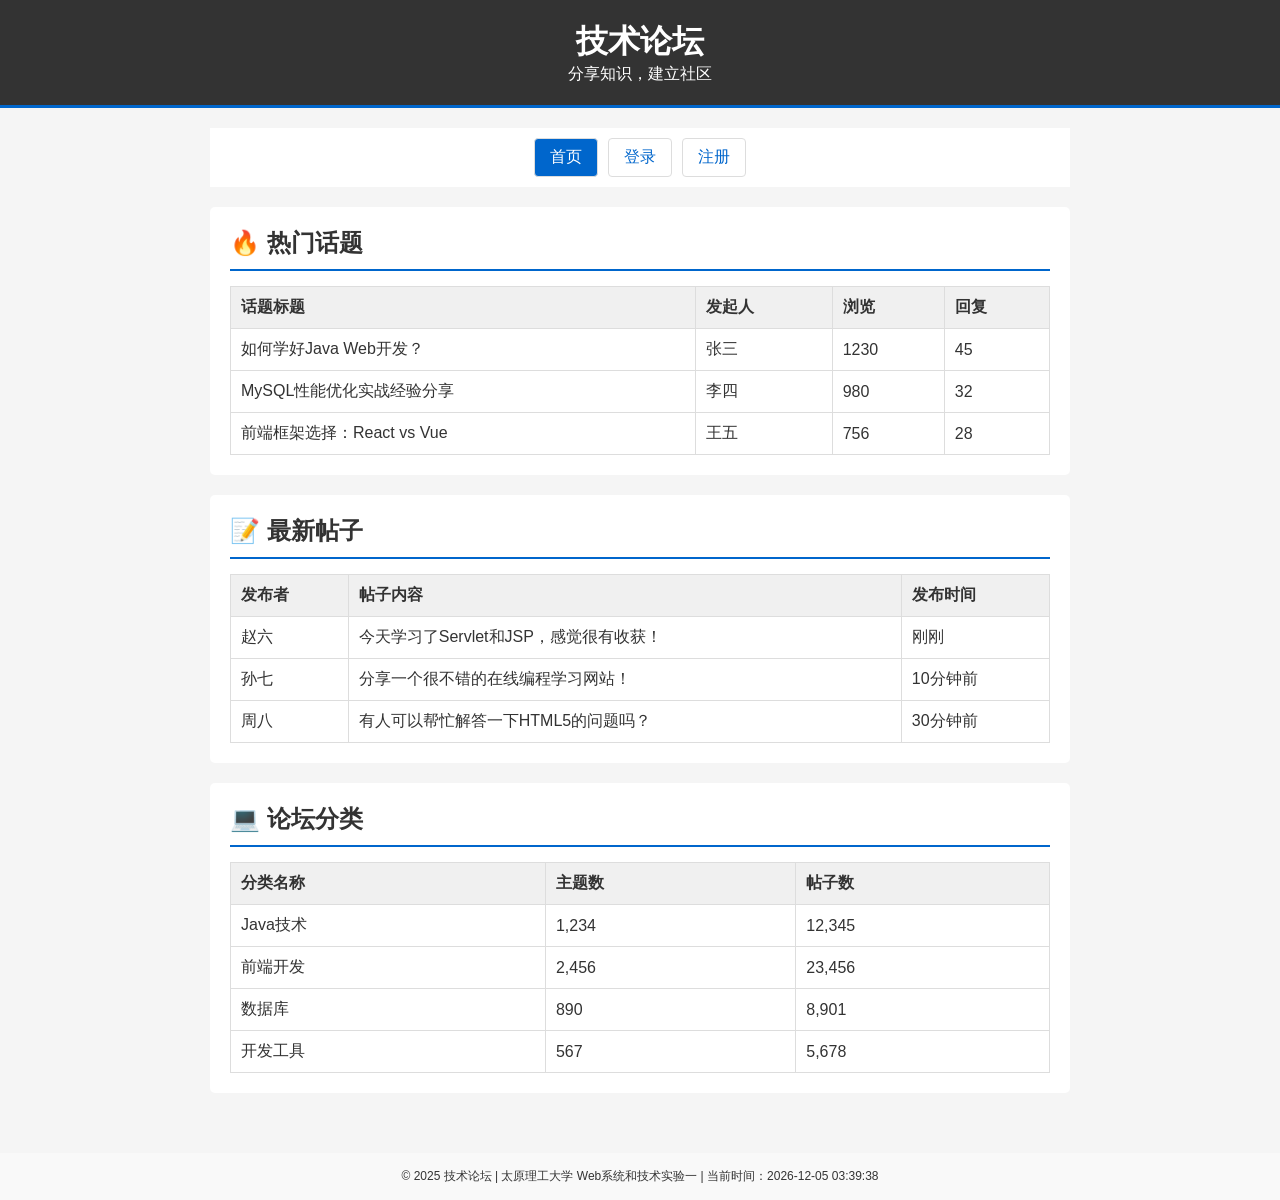
<file: courses/大三上/web系统与技术/实验/实验一/index.html>
<!DOCTYPE html>
<html lang="zh-CN">
<head>
    <meta charset="UTF-8">
    <title>技术论坛首页</title>
    <link rel="stylesheet" href="css/common.css">
</head>
<body>
    <div class="header">
        <h1>技术论坛</h1>
        <p>分享知识，建立社区</p>
    </div>

    <div class="container">
        <div class="nav">
            <a href="index.html" style="background:#0066cc;color:white;">首页</a>
            <a href="login.html">登录</a>
            <a href="register.html">注册</a>
        </div>

        <!-- 热门话题 -->
        <div class="content">
            <h2>🔥 热门话题</h2>
            <table>
                <tr><th>话题标题</th><th>发起人</th><th>浏览</th><th>回复</th></tr>
                <tr><td>如何学好Java Web开发？</td><td>张三</td><td>1230</td><td>45</td></tr>
                <tr><td>MySQL性能优化实战经验分享</td><td>李四</td><td>980</td><td>32</td></tr>
                <tr><td>前端框架选择：React vs Vue</td><td>王五</td><td>756</td><td>28</td></tr>
            </table>
        </div>

        <!-- 最新帖子 -->
        <div class="content">
            <h2>📝 最新帖子</h2>
            <table>
                <tr><th>发布者</th><th>帖子内容</th><th>发布时间</th></tr>
                <tr><td>赵六</td><td>今天学习了Servlet和JSP，感觉很有收获！</td><td>刚刚</td></tr>
                <tr><td>孙七</td><td>分享一个很不错的在线编程学习网站！</td><td>10分钟前</td></tr>
                <tr><td>周八</td><td>有人可以帮忙解答一下HTML5的问题吗？</td><td>30分钟前</td></tr>
            </table>
        </div>

        <!-- 论坛分类 -->
        <div class="content">
            <h2>💻 论坛分类</h2>
            <table>
                <tr><th>分类名称</th><th>主题数</th><th>帖子数</th></tr>
                <tr><td>Java技术</td><td>1,234</td><td>12,345</td></tr>
                <tr><td>前端开发</td><td>2,456</td><td>23,456</td></tr>
                <tr><td>数据库</td><td>890</td><td>8,901</td></tr>
                <tr><td>开发工具</td><td>567</td><td>5,678</td></tr>
            </table>
        </div>
    </div>

    <div class="page-footer">
        <p>&copy; 2025 技术论坛 | 太原理工大学 Web系统和技术实验一 | 当前时间：<span id="currentTime"></span></p>
    </div>

    <script>
        function updateTime() {
            var now = new Date();
            var str = now.getFullYear() + '-' + 
                      String(now.getMonth()+1).padStart(2,'0') + '-' + 
                      String(now.getDate()).padStart(2,'0') + ' ' +
                      String(now.getHours()).padStart(2,'0') + ':' + 
                      String(now.getMinutes()).padStart(2,'0') + ':' + 
                      String(now.getSeconds()).padStart(2,'0');
            document.getElementById('currentTime').textContent = str;
        }
        updateTime();
        setInterval(updateTime, 1000);
    </script>
</body>
</html>
</file>
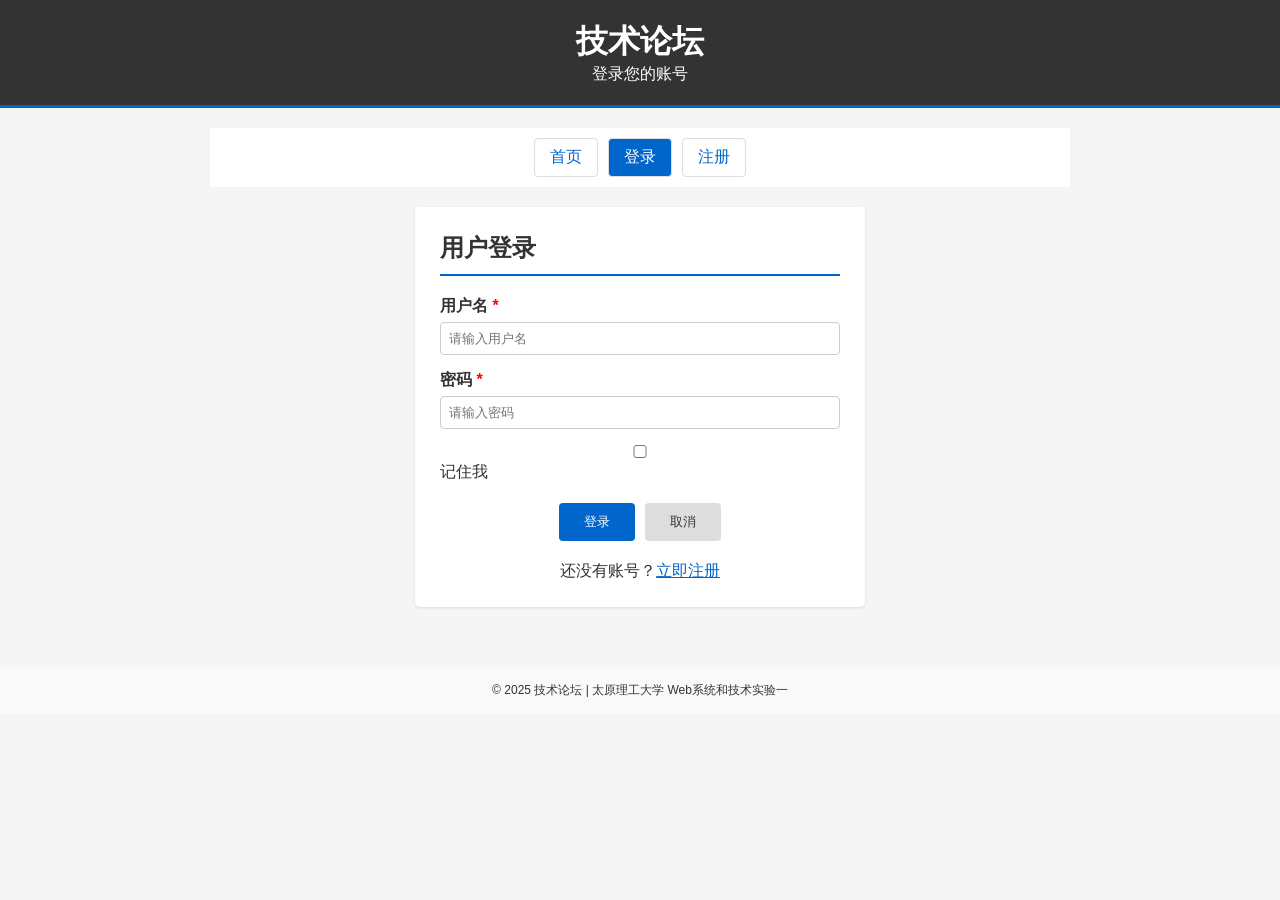
<file: courses/大三上/web系统与技术/实验/实验一/login.html>
<!DOCTYPE html>
<html lang="zh-CN">
<head>
    <meta charset="UTF-8">
    <title>用户登录</title>
    <link rel="stylesheet" href="css/common.css">
</head>
<body>
    <div class="header">
        <h1>技术论坛</h1>
        <p>登录您的账号</p>
    </div>

    <div class="container">
        <div class="nav">
            <a href="index.html">首页</a>
            <a href="login.html" style="background:#0066cc;color:white;">登录</a>
            <a href="register.html">注册</a>
        </div>

        <div class="success-msg" id="successMsg">✓ 登录成功！欢迎回来。</div>

        <div class="form-container">
            <h2>用户登录</h2>
            <form id="loginForm" onsubmit="return handleLogin(event)">
                <div class="form-group">
                    <label>用户名 <span style="color:red;">*</span></label>
                    <input type="text" id="username" placeholder="请输入用户名">
                    <span class="error-msg" id="err_username">用户名不能为空</span>
                </div>
                <div class="form-group">
                    <label>密码 <span style="color:red;">*</span></label>
                    <input type="password" id="password" placeholder="请输入密码">
                    <span class="error-msg" id="err_password">密码至少需要6位</span>
                </div>
                <div class="form-group">
                    <input type="checkbox" id="remember">
                    <label for="remember" style="display:inline;font-weight:normal;">记住我</label>
                </div>
                <div class="button-group">
                    <button type="submit" class="btn-primary">登录</button>
                    <button type="reset" class="btn-secondary">取消</button>
                </div>
            </form>
            <div class="footer-links">还没有账号？<a href="register.html">立即注册</a></div>
        </div>
    </div>

    <div class="page-footer">
        <p>&copy; 2025 技术论坛 | 太原理工大学 Web系统和技术实验一</p>
    </div>

    <script>
        function handleLogin(event) {
            event.preventDefault();
            var username = document.getElementById('username').value.trim();
            var password = document.getElementById('password').value;
            
            document.querySelectorAll('.error-msg').forEach(e => e.classList.remove('show'));
            var valid = true;
            
            if (username === '') {
                document.getElementById('err_username').classList.add('show');
                valid = false;
            }
            if (password.length < 6) {
                document.getElementById('err_password').classList.add('show');
                valid = false;
            }
            
            if (valid) {
                document.getElementById('successMsg').classList.add('show');
                setTimeout(function() {
                    document.getElementById('loginForm').reset();
                    document.getElementById('successMsg').classList.remove('show');
                }, 2000);
            }
            return false;
        }
    </script>
</body>
</html>
</file>
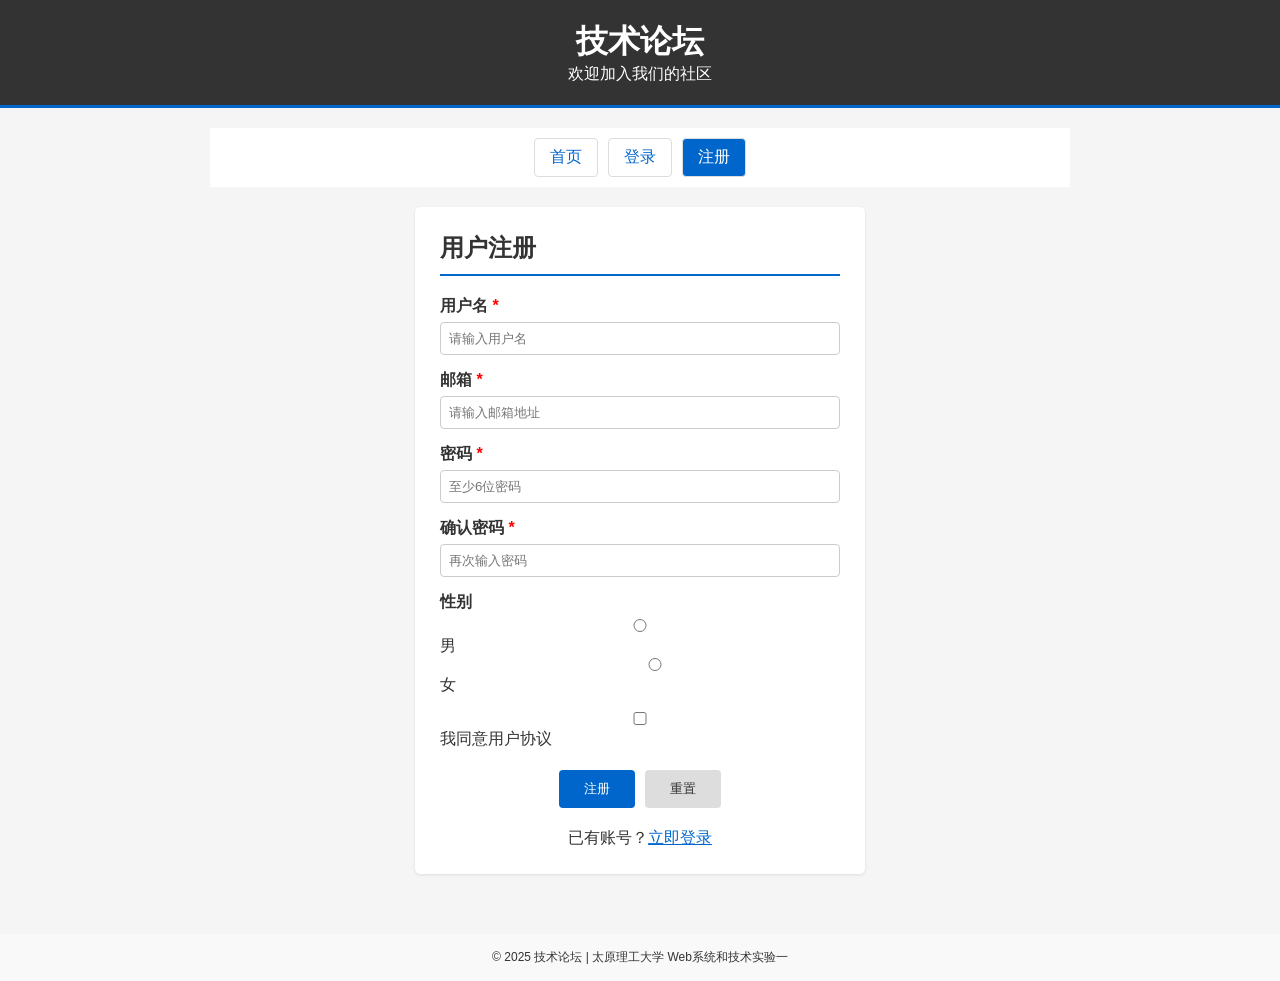
<file: courses/大三上/web系统与技术/实验/实验一/register.html>
<!DOCTYPE html>
<html lang="zh-CN">
<head>
    <meta charset="UTF-8">
    <title>用户注册</title>
    <link rel="stylesheet" href="css/common.css">
</head>
<body>
    <div class="header">
        <h1>技术论坛</h1>
        <p>欢迎加入我们的社区</p>
    </div>

    <div class="container">
        <div class="nav">
            <a href="index.html">首页</a>
            <a href="login.html">登录</a>
            <a href="register.html" style="background:#0066cc;color:white;">注册</a>
        </div>

        <div class="success-msg" id="successMsg">✓ 注册成功！您的账号已创建。</div>

        <div class="form-container">
            <h2>用户注册</h2>
            <form id="registerForm" onsubmit="return handleRegister(event)">
                <div class="form-group">
                    <label>用户名 <span style="color:red;">*</span></label>
                    <input type="text" id="username" placeholder="请输入用户名">
                    <span class="error-msg" id="err_username">用户名不能为空</span>
                </div>
                <div class="form-group">
                    <label>邮箱 <span style="color:red;">*</span></label>
                    <input type="email" id="email" placeholder="请输入邮箱地址">
                    <span class="error-msg" id="err_email">请输入有效的邮箱</span>
                </div>
                <div class="form-group">
                    <label>密码 <span style="color:red;">*</span></label>
                    <input type="password" id="password" placeholder="至少6位密码">
                    <span class="error-msg" id="err_password">密码至少需要6位</span>
                </div>
                <div class="form-group">
                    <label>确认密码 <span style="color:red;">*</span></label>
                    <input type="password" id="confirm" placeholder="再次输入密码">
                    <span class="error-msg" id="err_confirm">两次密码不一致</span>
                </div>
                <div class="form-group">
                    <label>性别</label>
                    <div>
                        <input type="radio" id="male" name="gender" value="男"> 男
                        <input type="radio" id="female" name="gender" value="女" style="margin-left:15px;"> 女
                    </div>
                </div>
                <div class="form-group">
                    <input type="checkbox" id="agree">
                    <label for="agree" style="display:inline;font-weight:normal;">我同意用户协议</label>
                    <span class="error-msg" id="err_agree">必须同意协议</span>
                </div>
                <div class="button-group">
                    <button type="submit" class="btn-primary">注册</button>
                    <button type="reset" class="btn-secondary">重置</button>
                </div>
            </form>
            <div class="footer-links">已有账号？<a href="login.html">立即登录</a></div>
        </div>
    </div>

    <div class="page-footer">
        <p>&copy; 2025 技术论坛 | 太原理工大学 Web系统和技术实验一</p>
    </div>

    <script>
        function handleRegister(event) {
            event.preventDefault();
            var username = document.getElementById('username').value.trim();
            var email = document.getElementById('email').value.trim();
            var password = document.getElementById('password').value;
            var confirm = document.getElementById('confirm').value;
            var agree = document.getElementById('agree').checked;
            
            document.querySelectorAll('.error-msg').forEach(e => e.classList.remove('show'));
            var valid = true;
            
            if (username === '') { document.getElementById('err_username').classList.add('show'); valid = false; }
            if (!email || !email.includes('@')) { document.getElementById('err_email').classList.add('show'); valid = false; }
            if (password.length < 6) { document.getElementById('err_password').classList.add('show'); valid = false; }
            if (password !== confirm) { document.getElementById('err_confirm').classList.add('show'); valid = false; }
            if (!agree) { document.getElementById('err_agree').classList.add('show'); valid = false; }
            
            if (valid) {
                document.getElementById('successMsg').classList.add('show');
                setTimeout(function() {
                    document.getElementById('registerForm').reset();
                    document.getElementById('successMsg').classList.remove('show');
                }, 2000);
            }
            return false;
        }
    </script>
</body>
</html>
</file>
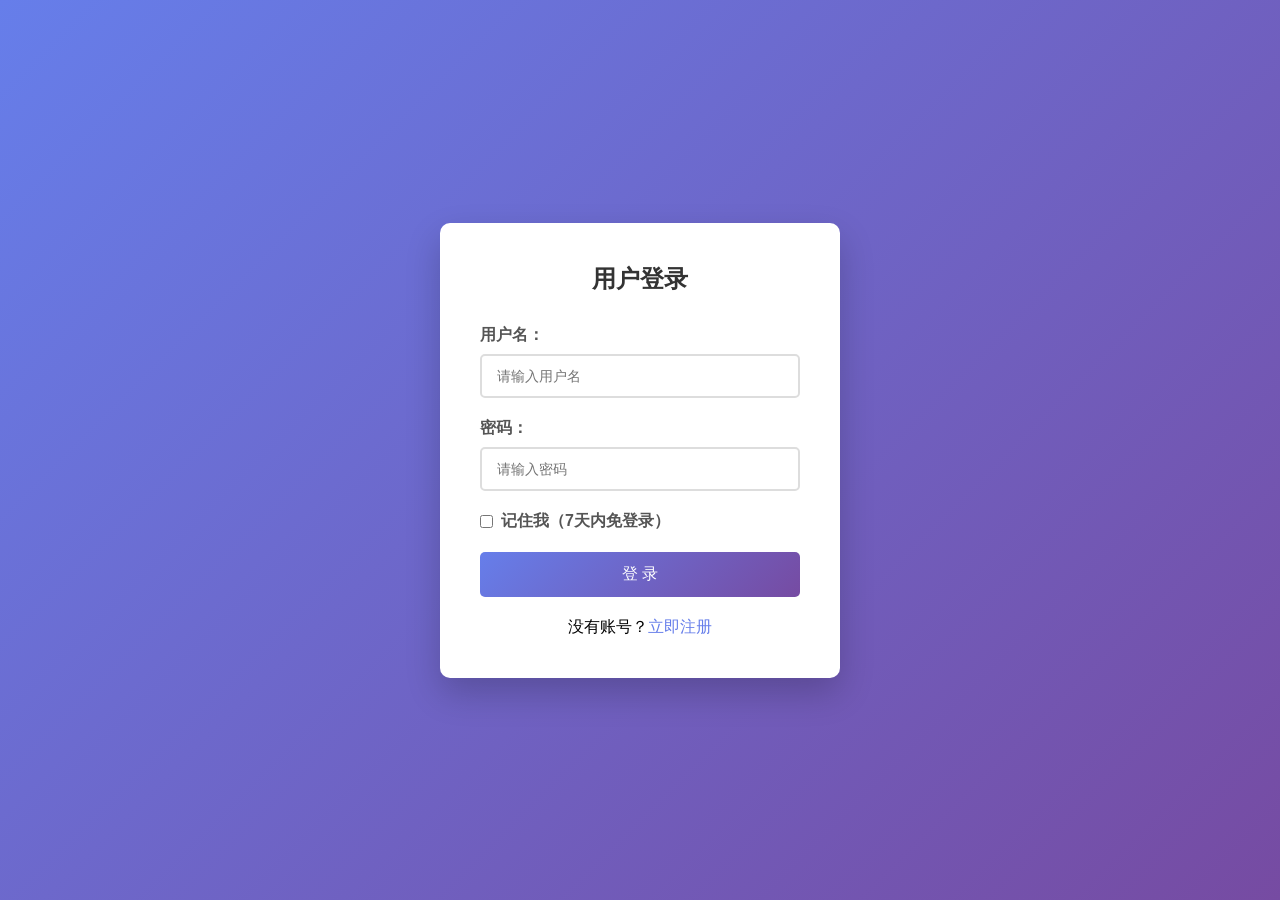
<file: courses/大三上/web系统与技术/实验/实验二/target/experiment2/login.html>
<!DOCTYPE html>
<html lang="zh-CN">
<head>
    <meta charset="UTF-8">
    <meta name="viewport" content="width=device-width, initial-scale=1.0">
    <title>用户登录</title>
    <style>
        * {
            margin: 0;
            padding: 0;
            box-sizing: border-box;
        }
        body {
            font-family: 'Microsoft YaHei', Arial, sans-serif;
            background: linear-gradient(135deg, #667eea 0%, #764ba2 100%);
            min-height: 100vh;
            display: flex;
            justify-content: center;
            align-items: center;
        }
        .container {
            background: white;
            padding: 40px;
            border-radius: 10px;
            box-shadow: 0 15px 35px rgba(0, 0, 0, 0.2);
            width: 400px;
        }
        h2 {
            text-align: center;
            color: #333;
            margin-bottom: 30px;
        }
        .form-group {
            margin-bottom: 20px;
        }
        label {
            display: block;
            margin-bottom: 8px;
            color: #555;
            font-weight: bold;
        }
        input[type="text"],
        input[type="password"] {
            width: 100%;
            padding: 12px 15px;
            border: 2px solid #ddd;
            border-radius: 5px;
            font-size: 14px;
            transition: border-color 0.3s;
        }
        input:focus {
            outline: none;
            border-color: #667eea;
        }
        .remember-group {
            display: flex;
            align-items: center;
            margin-bottom: 20px;
        }
        .remember-group input {
            margin-right: 8px;
        }
        .btn {
            width: 100%;
            padding: 12px;
            background: linear-gradient(135deg, #667eea 0%, #764ba2 100%);
            color: white;
            border: none;
            border-radius: 5px;
            font-size: 16px;
            cursor: pointer;
            transition: transform 0.3s, box-shadow 0.3s;
        }
        .btn:hover {
            transform: translateY(-2px);
            box-shadow: 0 5px 20px rgba(102, 126, 234, 0.4);
        }
        .link {
            text-align: center;
            margin-top: 20px;
        }
        .link a {
            color: #667eea;
            text-decoration: none;
        }
        .link a:hover {
            text-decoration: underline;
        }
    </style>
</head>
<body>
    <div class="container">
        <h2>用户登录</h2>
        <form action="LoginServlet" method="post" id="loginForm">
            <div class="form-group">
                <label for="username">用户名：</label>
                <input type="text" id="username" name="username" placeholder="请输入用户名" required>
            </div>
            <div class="form-group">
                <label for="password">密码：</label>
                <input type="password" id="password" name="password" placeholder="请输入密码" required>
            </div>
            <div class="remember-group">
                <input type="checkbox" id="remember" name="remember" value="true">
                <label for="remember" style="margin-bottom: 0;">记住我（7天内免登录）</label>
            </div>
            <button type="submit" class="btn">登 录</button>
        </form>
        <div class="link">
            没有账号？<a href="register.html">立即注册</a>
        </div>
    </div>

    <script>
        // 页面加载时检查Cookie中是否有保存的用户名
        window.onload = function() {
            var cookies = document.cookie.split(';');
            for (var i = 0; i < cookies.length; i++) {
                var cookie = cookies[i].trim();
                if (cookie.indexOf('savedUsername=') === 0) {
                    var username = decodeURIComponent(cookie.substring('savedUsername='.length));
                    document.getElementById('username').value = username;
                    document.getElementById('remember').checked = true;
                    break;
                }
            }
        };
    </script>
</body>
</html>
</file>
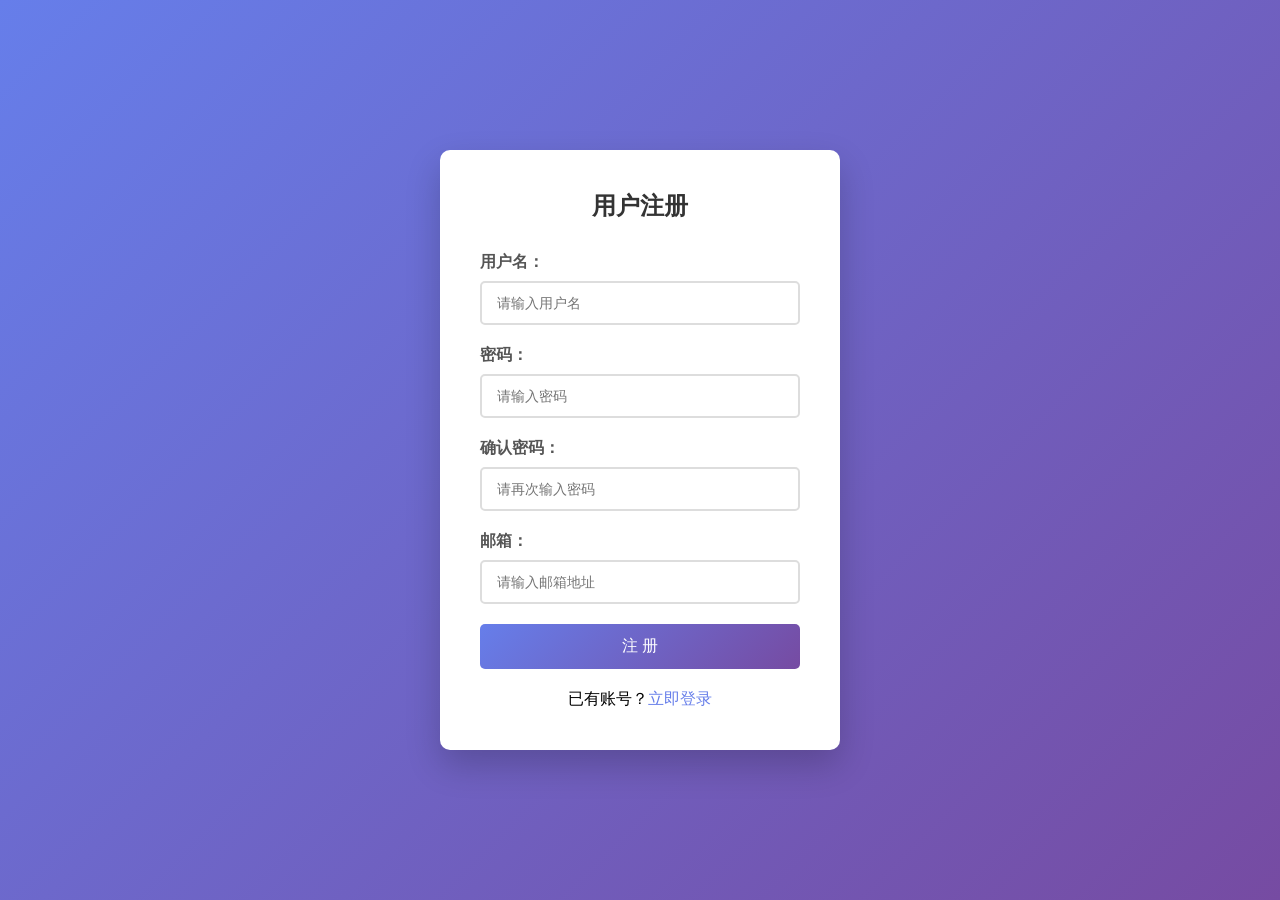
<file: courses/大三上/web系统与技术/实验/实验二/target/experiment2/register.html>
<!DOCTYPE html>
<html lang="zh-CN">
<head>
    <meta charset="UTF-8">
    <meta name="viewport" content="width=device-width, initial-scale=1.0">
    <title>用户注册</title>
    <style>
        * {
            margin: 0;
            padding: 0;
            box-sizing: border-box;
        }
        body {
            font-family: 'Microsoft YaHei', Arial, sans-serif;
            background: linear-gradient(135deg, #667eea 0%, #764ba2 100%);
            min-height: 100vh;
            display: flex;
            justify-content: center;
            align-items: center;
        }
        .container {
            background: white;
            padding: 40px;
            border-radius: 10px;
            box-shadow: 0 15px 35px rgba(0, 0, 0, 0.2);
            width: 400px;
        }
        h2 {
            text-align: center;
            color: #333;
            margin-bottom: 30px;
        }
        .form-group {
            margin-bottom: 20px;
        }
        label {
            display: block;
            margin-bottom: 8px;
            color: #555;
            font-weight: bold;
        }
        input[type="text"],
        input[type="password"],
        input[type="email"] {
            width: 100%;
            padding: 12px 15px;
            border: 2px solid #ddd;
            border-radius: 5px;
            font-size: 14px;
            transition: border-color 0.3s;
        }
        input:focus {
            outline: none;
            border-color: #667eea;
        }
        .btn {
            width: 100%;
            padding: 12px;
            background: linear-gradient(135deg, #667eea 0%, #764ba2 100%);
            color: white;
            border: none;
            border-radius: 5px;
            font-size: 16px;
            cursor: pointer;
            transition: transform 0.3s, box-shadow 0.3s;
        }
        .btn:hover {
            transform: translateY(-2px);
            box-shadow: 0 5px 20px rgba(102, 126, 234, 0.4);
        }
        .link {
            text-align: center;
            margin-top: 20px;
        }
        .link a {
            color: #667eea;
            text-decoration: none;
        }
        .link a:hover {
            text-decoration: underline;
        }
        .error-msg {
            color: #e74c3c;
            font-size: 12px;
            margin-top: 5px;
        }
        .success-msg {
            color: #27ae60;
            font-size: 12px;
            margin-top: 5px;
        }
    </style>
</head>
<body>
    <div class="container">
        <h2>用户注册</h2>
        <form action="RegServlet" method="post" id="regForm">
            <div class="form-group">
                <label for="username">用户名：</label>
                <input type="text" id="username" name="username" placeholder="请输入用户名" required>
            </div>
            <div class="form-group">
                <label for="password">密码：</label>
                <input type="password" id="password" name="password" placeholder="请输入密码" required>
            </div>
            <div class="form-group">
                <label for="confirmPassword">确认密码：</label>
                <input type="password" id="confirmPassword" name="confirmPassword" placeholder="请再次输入密码" required>
            </div>
            <div class="form-group">
                <label for="email">邮箱：</label>
                <input type="email" id="email" name="email" placeholder="请输入邮箱地址" required>
            </div>
            <button type="submit" class="btn">注 册</button>
        </form>
        <div class="link">
            已有账号？<a href="login.html">立即登录</a>
        </div>
    </div>

    <script>
        document.getElementById('regForm').addEventListener('submit', function(e) {
            var password = document.getElementById('password').value;
            var confirmPassword = document.getElementById('confirmPassword').value;
            
            if (password !== confirmPassword) {
                e.preventDefault();
                alert('两次输入的密码不一致！');
                return false;
            }
            
            if (password.length < 6) {
                e.preventDefault();
                alert('密码长度至少6位！');
                return false;
            }
        });
    </script>
</body>
</html>
</file>
<file: courses/大三上/web系统与技术/实验/实验一/css/common.css>
/* 通用样式 */
* {
    margin: 0;
    padding: 0;
    box-sizing: border-box;
}

body {
    font-family: 'Microsoft YaHei', Arial, sans-serif;
    background-color: #f5f5f5;
    color: #333;
}

.container {
    max-width: 900px;
    margin: 0 auto;
    padding: 20px;
}

/* 头部 */
.header {
    background-color: #333;
    color: white;
    padding: 20px;
    text-align: center;
    border-bottom: 3px solid #0066cc;
}

/* 导航 */
.nav {
    background: white;
    padding: 10px;
    margin-bottom: 20px;
    display: flex;
    justify-content: center;
    gap: 10px;
    flex-wrap: wrap;
}

.nav a {
    text-decoration: none;
    color: #0066cc;
    padding: 8px 15px;
    border: 1px solid #ddd;
    border-radius: 4px;
}

.nav a:hover {
    background-color: #0066cc;
    color: white;
}

/* 表单容器 */
.form-container {
    background: white;
    padding: 25px;
    border-radius: 5px;
    max-width: 450px;
    margin: 20px auto;
    box-shadow: 0 1px 3px rgba(0,0,0,0.1);
}

.form-container h2 {
    color: #333;
    border-bottom: 2px solid #0066cc;
    padding-bottom: 10px;
    margin-bottom: 20px;
}

/* 表单元素 */
.form-group {
    margin-bottom: 15px;
}

.form-group label {
    display: block;
    margin-bottom: 5px;
    font-weight: bold;
}

.form-group input, .form-group textarea {
    width: 100%;
    padding: 8px;
    border: 1px solid #ccc;
    border-radius: 4px;
}

.form-group input:focus {
    outline: none;
    border-color: #0066cc;
}

.error-msg {
    color: #e74c3c;
    font-size: 12px;
    display: none;
}

.error-msg.show {
    display: block;
}

/* 按钮 */
.button-group {
    display: flex;
    gap: 10px;
    justify-content: center;
    margin: 20px 0;
}

button {
    padding: 10px 25px;
    border: none;
    border-radius: 4px;
    cursor: pointer;
}

.btn-primary {
    background-color: #0066cc;
    color: white;
}

.btn-secondary {
    background-color: #ddd;
    color: #333;
}

/* 内容区域 */
.content {
    background: white;
    padding: 20px;
    margin-bottom: 20px;
    border-radius: 5px;
}

.content h2 {
    border-bottom: 2px solid #0066cc;
    padding-bottom: 10px;
    margin-bottom: 15px;
}

/* 表格 */
table {
    width: 100%;
    border-collapse: collapse;
}

table th, table td {
    border: 1px solid #ddd;
    padding: 10px;
    text-align: left;
}

table th {
    background-color: #f0f0f0;
}

/* 成功提示 */
.success-msg {
    background-color: #d4edda;
    color: #155724;
    padding: 15px;
    border-radius: 4px;
    display: none;
    margin-bottom: 15px;
}

.success-msg.show {
    display: block;
}

/* 页脚 */
.page-footer {
    text-align: center;
    padding: 15px;
    background: #f9f9f9;
    margin-top: 20px;
    font-size: 12px;
}

.footer-links {
    text-align: center;
    margin-top: 15px;
}

.footer-links a {
    color: #0066cc;
}
</file>
